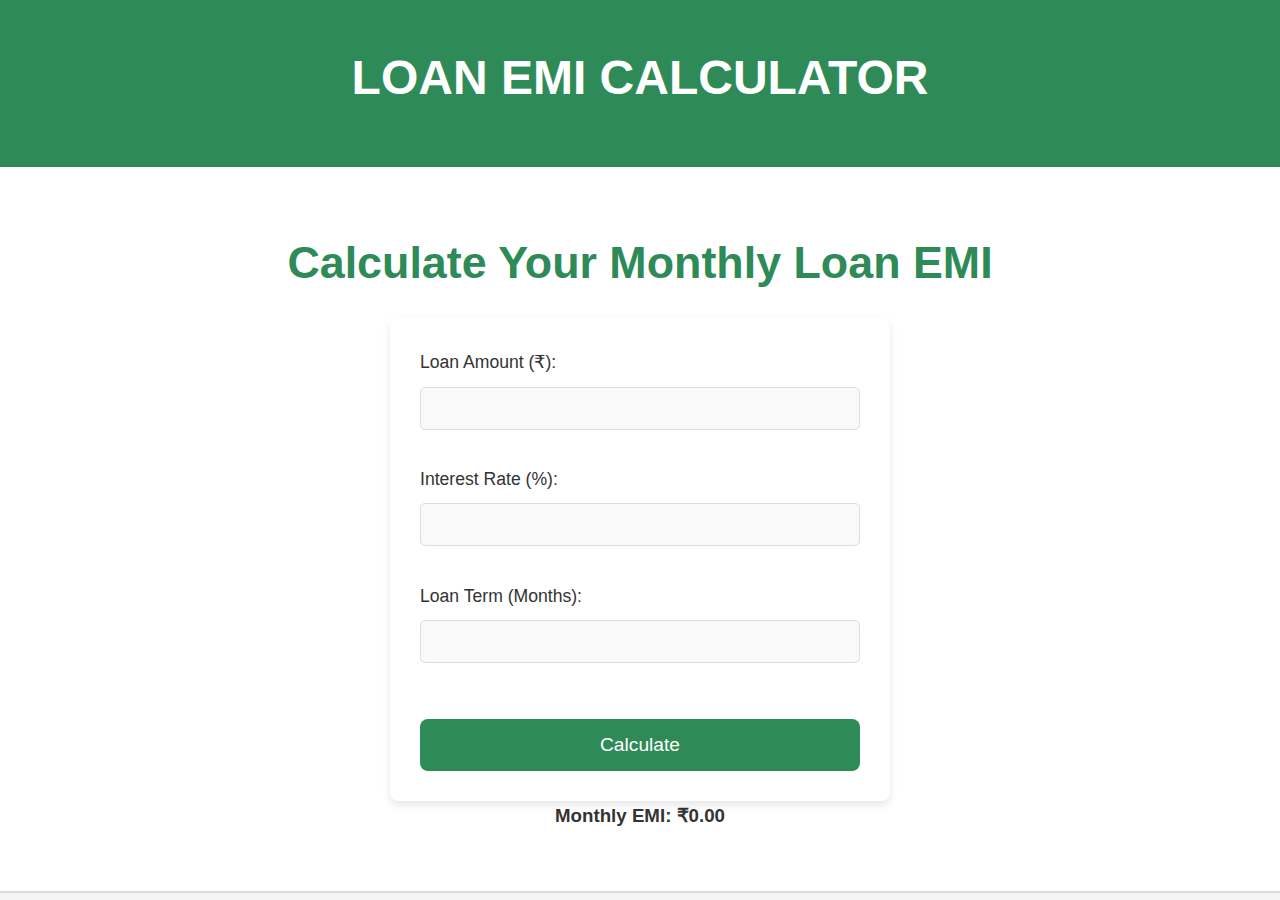
<file: calculator.html>
<!DOCTYPE html>
<html lang="en">
<head>
    <meta charset="UTF-8">
    <meta name="viewport" content="width=device-width, initial-scale=1.0">
    <title>Loan Calculator</title>
    <link rel="stylesheet" href="styles.css">
</head>
<body>
    <header>
        <div class="container">
            <h1>Loan EMI Calculator</h1>
        </div>
    </header>

    <section>
        <div class="container">
            <h2>Calculate Your Monthly Loan EMI</h2>
            <form id="loanForm">
                <label for="loanAmount">Loan Amount (₹):</label>
                <input type="number" id="loanAmount" required><br><br>

                <label for="interestRate">Interest Rate (%):</label>
                <input type="number" id="interestRate" required><br><br>

                <label for="months">Loan Term (Months):</label>
                <input type="number" id="months" required><br><br>

                <button type="button" onclick="calculateEMI()">Calculate</button>
            </form>
            <h3>Monthly EMI: ₹<span id="emiResult">0.00</span></h3>
        </div>
    </section>

    <script>
        function calculateEMI() {
            let amount = document.getElementById('loanAmount').value;
            let rate = document.getElementById('interestRate').value / 100 / 12;
            let months = document.getElementById('months').value;

            if (amount <= 0 || rate <= 0 || months <= 0) {
                alert("Please enter valid values for loan amount, interest rate, and loan term.");
                return;
            }

            let emi = (amount * rate * Math.pow(1 + rate, months)) / (Math.pow(1 + rate, months) - 1);
            document.getElementById('emiResult').innerText = emi.toFixed(2);
        }
    </script>
</body>
</html>
</file>
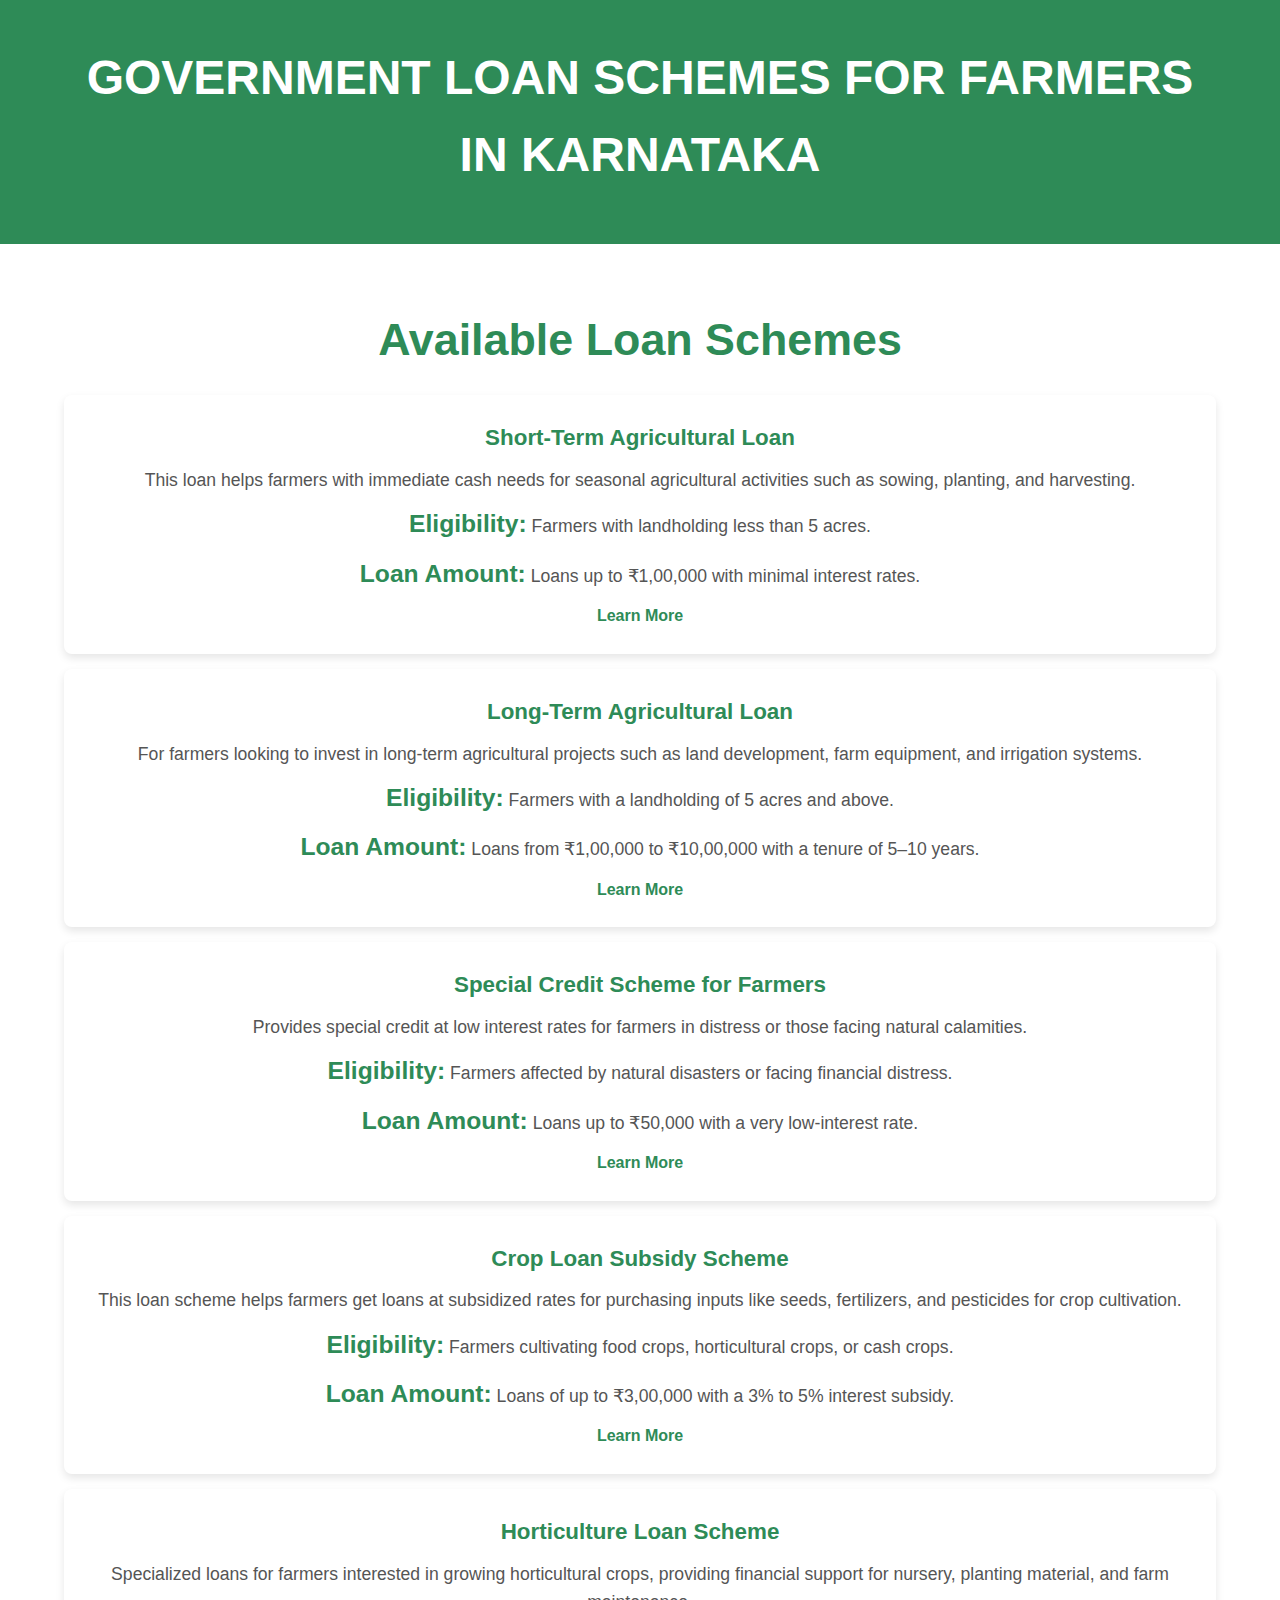
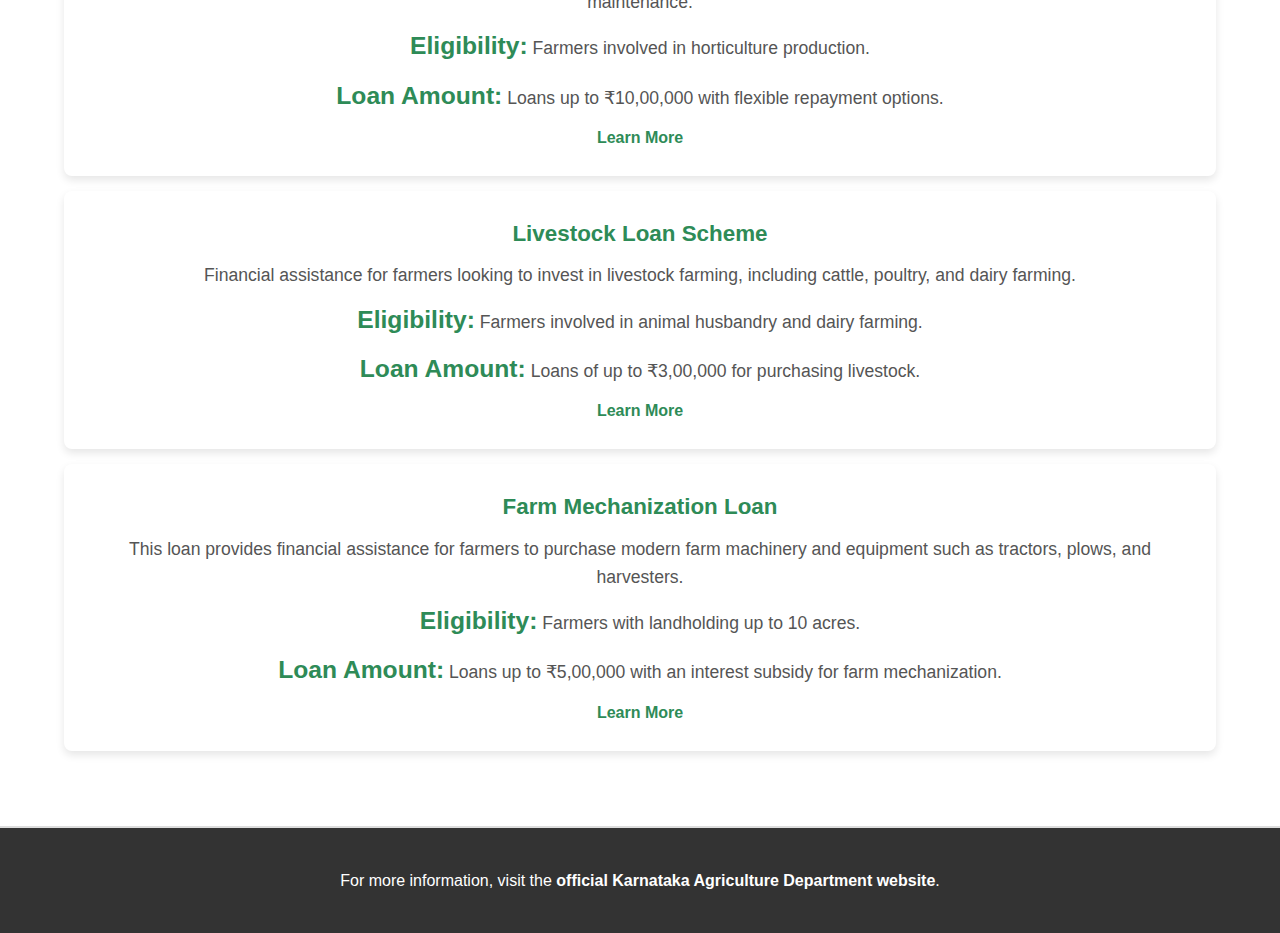
<file: loan.html>
<!DOCTYPE html>
<html lang="en">
<head>
    <meta charset="UTF-8">
    <meta name="viewport" content="width=device-width, initial-scale=1.0">
    <title>Karnataka Farmer Loan Schemes</title>
    <link rel="stylesheet" href="styles.css">
</head>
<body>
    <header>
        <div class="container">
            <h1>Government Loan Schemes for Farmers in Karnataka</h1>
        </div>
    </header>

    <section>
        <div class="container">
            <h2>Available Loan Schemes</h2>
            <ul id="loanList">
                <li>
                    <strong>Short-Term Agricultural Loan</strong>
                    <p>This loan helps farmers with immediate cash needs for seasonal agricultural activities such as sowing, planting, and harvesting.</p>
                    <p><strong>Eligibility:</strong> Farmers with landholding less than 5 acres.</p>
                    <p><strong>Loan Amount:</strong> Loans up to ₹1,00,000 with minimal interest rates.</p>
                    <a href="https://www.karnataka.gov.in/agripage/Pages/agriculture-loan-scheme.aspx" target="_blank">Learn More</a>
                </li>
                <li>
                    <strong>Long-Term Agricultural Loan</strong>
                    <p>For farmers looking to invest in long-term agricultural projects such as land development, farm equipment, and irrigation systems.</p>
                    <p><strong>Eligibility:</strong> Farmers with a landholding of 5 acres and above.</p>
                    <p><strong>Loan Amount:</strong> Loans from ₹1,00,000 to ₹10,00,000 with a tenure of 5–10 years.</p>
                    <a href="https://www.karnataka.gov.in/agripage/Pages/agriculture-loan-scheme.aspx" target="_blank">Learn More</a>
                </li>
                <li>
                    <strong>Special Credit Scheme for Farmers</strong>
                    <p>Provides special credit at low interest rates for farmers in distress or those facing natural calamities.</p>
                    <p><strong>Eligibility:</strong> Farmers affected by natural disasters or facing financial distress.</p>
                    <p><strong>Loan Amount:</strong> Loans up to ₹50,000 with a very low-interest rate.</p>
                    <a href="https://www.karnataka.gov.in/agripage/Pages/special-credit-scheme.aspx" target="_blank">Learn More</a>
                </li>
                <li>
                    <strong>Crop Loan Subsidy Scheme</strong>
                    <p>This loan scheme helps farmers get loans at subsidized rates for purchasing inputs like seeds, fertilizers, and pesticides for crop cultivation.</p>
                    <p><strong>Eligibility:</strong> Farmers cultivating food crops, horticultural crops, or cash crops.</p>
                    <p><strong>Loan Amount:</strong> Loans of up to ₹3,00,000 with a 3% to 5% interest subsidy.</p>
                    <a href="https://www.karnataka.gov.in/agripage/Pages/crop-loan-scheme.aspx" target="_blank">Learn More</a>
                </li>
                <li>
                    <strong>Horticulture Loan Scheme</strong>
                    <p>Specialized loans for farmers interested in growing horticultural crops, providing financial support for nursery, planting material, and farm maintenance.</p>
                    <p><strong>Eligibility:</strong> Farmers involved in horticulture production.</p>
                    <p><strong>Loan Amount:</strong> Loans up to ₹10,00,000 with flexible repayment options.</p>
                    <a href="https://www.karnataka.gov.in/agripage/Pages/horticulture-loan-scheme.aspx" target="_blank">Learn More</a>
                </li>
                <li>
                    <strong>Livestock Loan Scheme</strong>
                    <p>Financial assistance for farmers looking to invest in livestock farming, including cattle, poultry, and dairy farming.</p>
                    <p><strong>Eligibility:</strong> Farmers involved in animal husbandry and dairy farming.</p>
                    <p><strong>Loan Amount:</strong> Loans of up to ₹3,00,000 for purchasing livestock.</p>
                    <a href="https://www.karnataka.gov.in/agripage/Pages/livestock-loan-scheme.aspx" target="_blank">Learn More</a>
                </li>
                <li>
                    <strong>Farm Mechanization Loan</strong>
                    <p>This loan provides financial assistance for farmers to purchase modern farm machinery and equipment such as tractors, plows, and harvesters.</p>
                    <p><strong>Eligibility:</strong> Farmers with landholding up to 10 acres.</p>
                    <p><strong>Loan Amount:</strong> Loans up to ₹5,00,000 with an interest subsidy for farm mechanization.</p>
                    <a href="https://www.karnataka.gov.in/agripage/Pages/mechanization-loan-scheme.aspx" target="_blank">Learn More</a>
                </li>
            </ul>
        </div>
    </section>

    <footer>
        <div class="container">
            <p>For more information, visit the <a href="https://www.kar.nic.in/agripage" target="_blank">official Karnataka Agriculture Department website</a>.</p>
        </div>
    </footer>

</body>
</html>
</file>
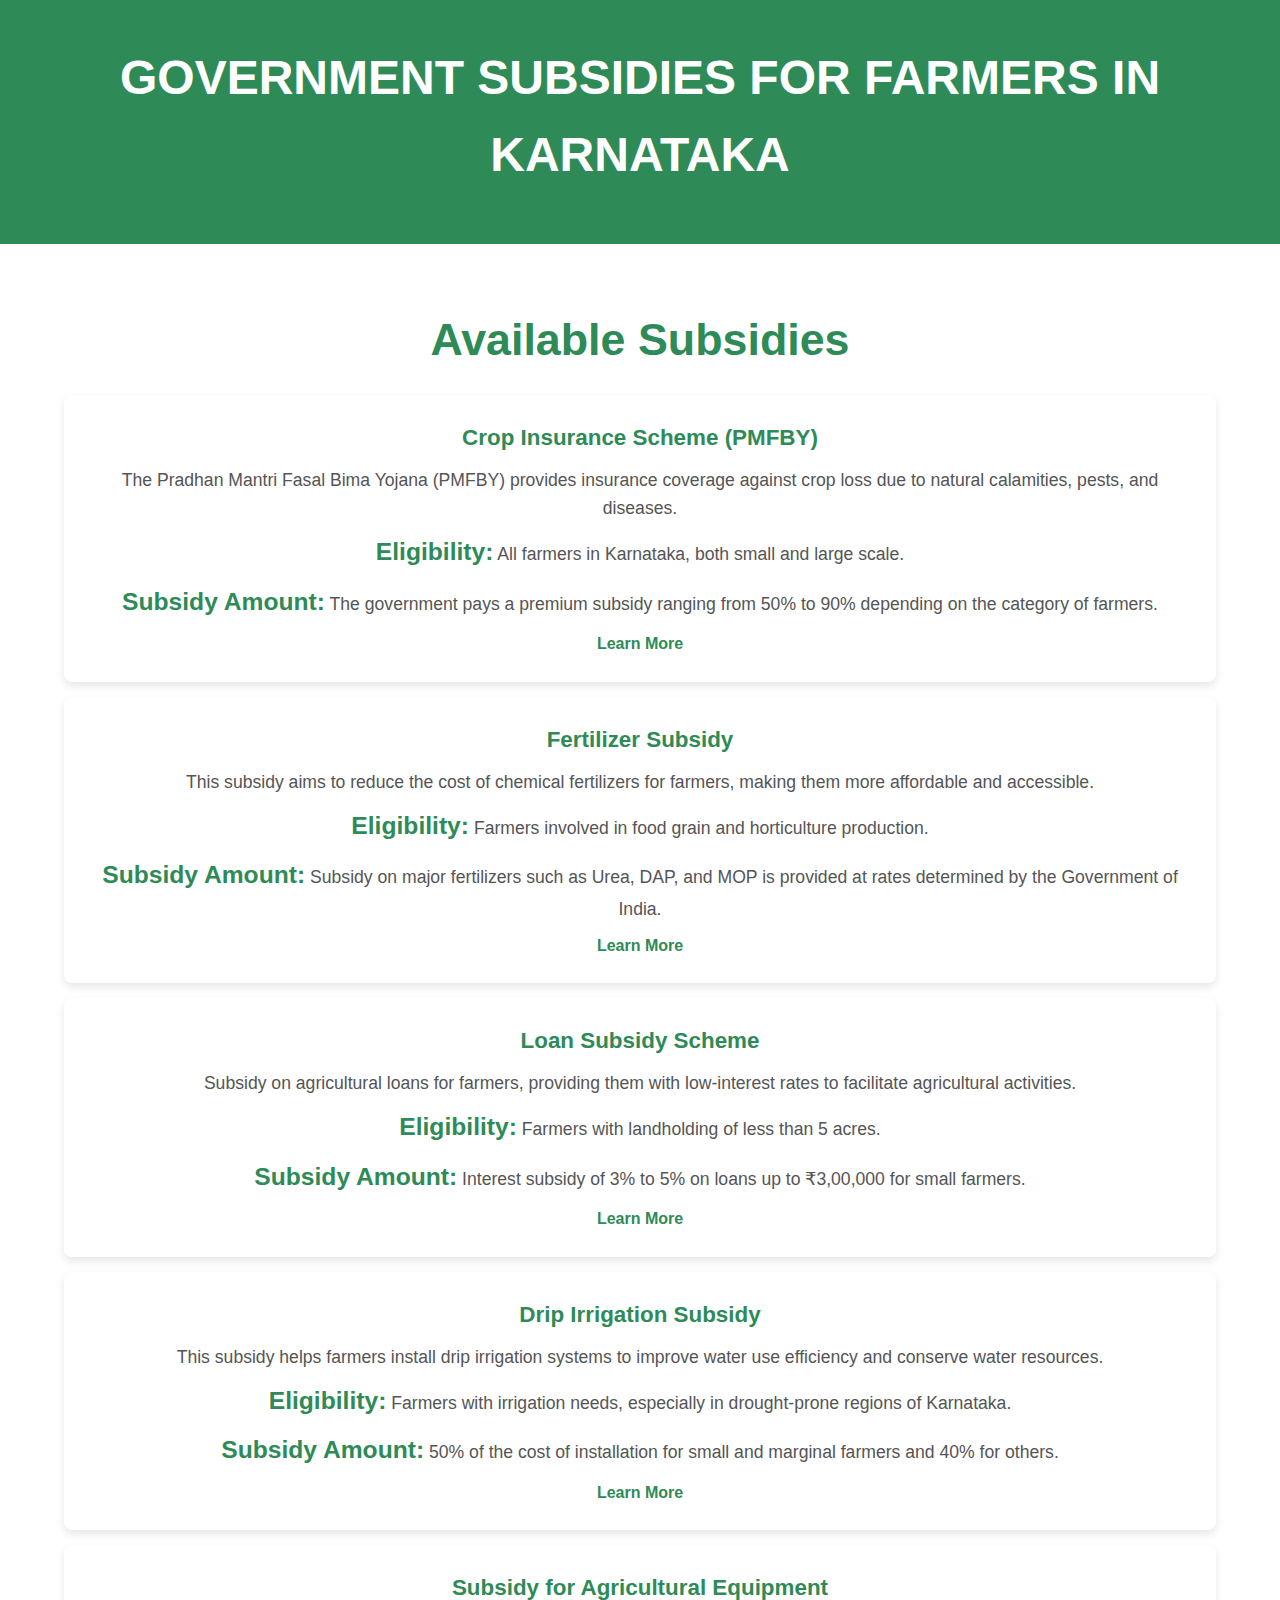
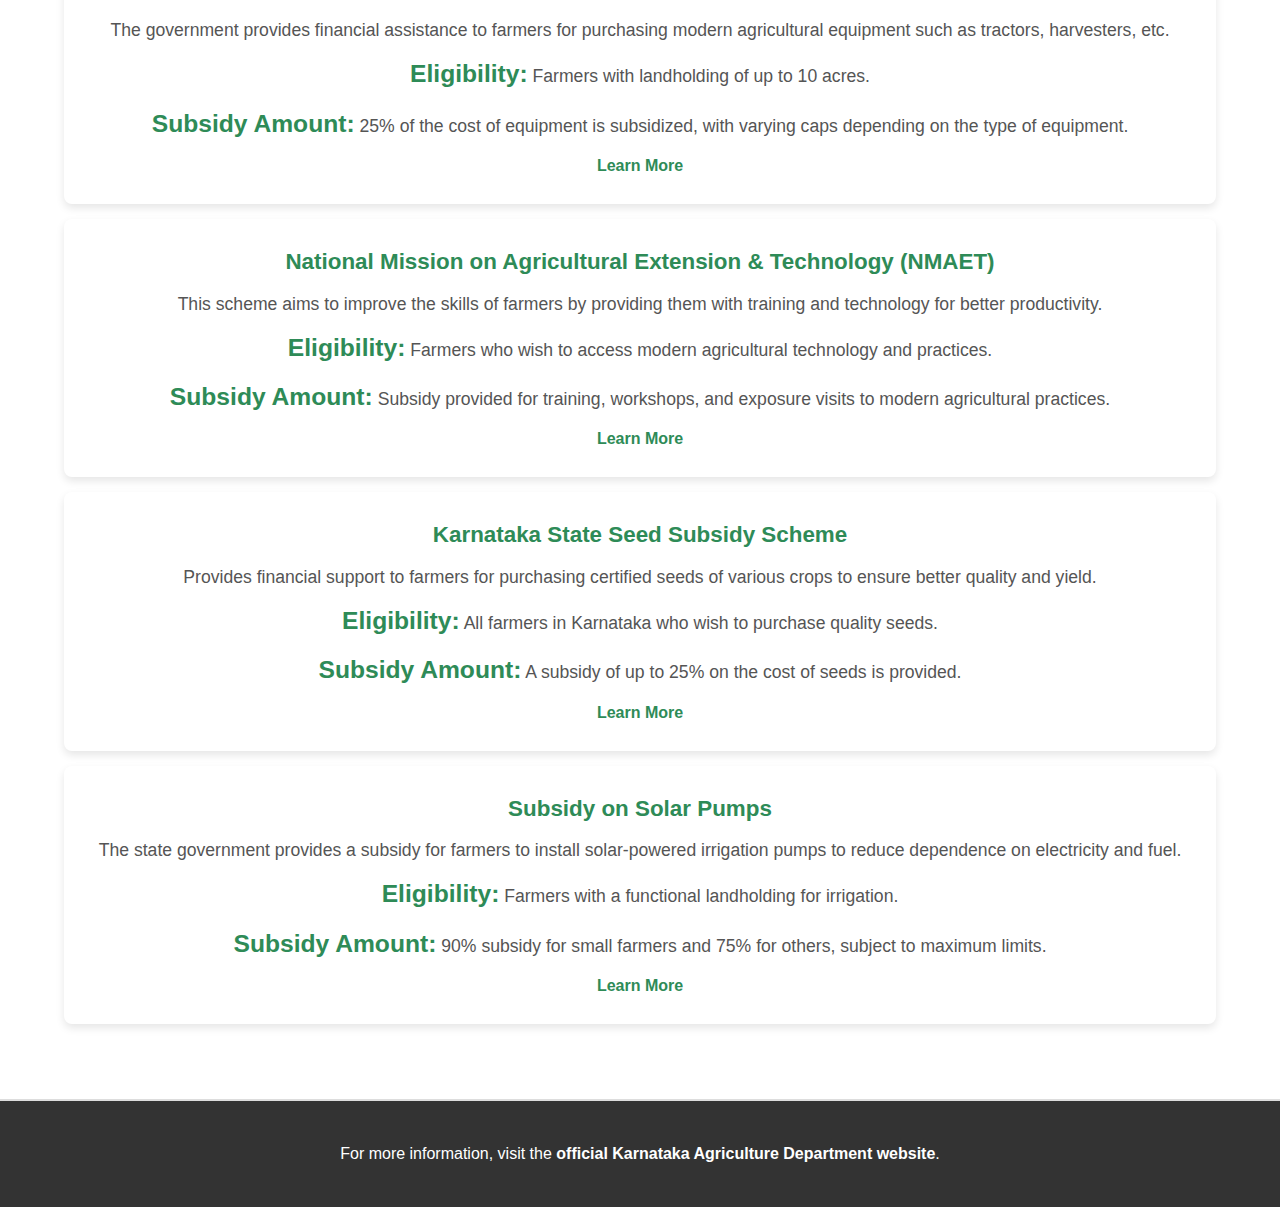
<file: subsidies.html>
<!DOCTYPE html>
<html lang="en">
<head>
    <meta charset="UTF-8">
    <meta name="viewport" content="width=device-width, initial-scale=1.0">
    <title>Karnataka Farmer Subsidies</title>
    <link rel="stylesheet" href="styles.css">
</head>
<body>
    <header>
        <div class="container">
            <h1>Government Subsidies for Farmers in Karnataka</h1>
        </div>
    </header>

    <section>
        <div class="container">
            <h2>Available Subsidies</h2>
            <ul id="subsidyList">
                <li>
                    <strong>Crop Insurance Scheme (PMFBY)</strong>
                    <p>The Pradhan Mantri Fasal Bima Yojana (PMFBY) provides insurance coverage against crop loss due to natural calamities, pests, and diseases.</p>
                    <p><strong>Eligibility:</strong> All farmers in Karnataka, both small and large scale.</p>
                    <p><strong>Subsidy Amount:</strong> The government pays a premium subsidy ranging from 50% to 90% depending on the category of farmers.</p>
                    <a href="https://pmfby.gov.in/" target="_blank">Learn More</a>
                </li>
                <li>
                    <strong>Fertilizer Subsidy</strong>
                    <p>This subsidy aims to reduce the cost of chemical fertilizers for farmers, making them more affordable and accessible.</p>
                    <p><strong>Eligibility:</strong> Farmers involved in food grain and horticulture production.</p>
                    <p><strong>Subsidy Amount:</strong> Subsidy on major fertilizers such as Urea, DAP, and MOP is provided at rates determined by the Government of India.</p>
                    <a href="https://www.indiastat.com/fertilizers/4/subsidy-scheme/401941" target="_blank">Learn More</a>
                </li>
                <li>
                    <strong>Loan Subsidy Scheme</strong>
                    <p>Subsidy on agricultural loans for farmers, providing them with low-interest rates to facilitate agricultural activities.</p>
                    <p><strong>Eligibility:</strong> Farmers with landholding of less than 5 acres.</p>
                    <p><strong>Subsidy Amount:</strong> Interest subsidy of 3% to 5% on loans up to ₹3,00,000 for small farmers.</p>
                    <a href="https://www.karnataka.gov.in/agripage/Pages/agriculture-loan-scheme.aspx" target="_blank">Learn More</a>
                </li>
                <li>
                    <strong>Drip Irrigation Subsidy</strong>
                    <p>This subsidy helps farmers install drip irrigation systems to improve water use efficiency and conserve water resources.</p>
                    <p><strong>Eligibility:</strong> Farmers with irrigation needs, especially in drought-prone regions of Karnataka.</p>
                    <p><strong>Subsidy Amount:</strong> 50% of the cost of installation for small and marginal farmers and 40% for others.</p>
                    <a href="https://www.karnataka.gov.in/agripage/Pages/Drip-Irrigation-Scheme.aspx" target="_blank">Learn More</a>
                </li>
                <li>
                    <strong>Subsidy for Agricultural Equipment</strong>
                    <p>The government provides financial assistance to farmers for purchasing modern agricultural equipment such as tractors, harvesters, etc.</p>
                    <p><strong>Eligibility:</strong> Farmers with landholding of up to 10 acres.</p>
                    <p><strong>Subsidy Amount:</strong> 25% of the cost of equipment is subsidized, with varying caps depending on the type of equipment.</p>
                    <a href="https://www.karnataka.gov.in/agripage/Pages/equipment-subsidy-scheme.aspx" target="_blank">Learn More</a>
                </li>
                <li>
                    <strong>National Mission on Agricultural Extension & Technology (NMAET)</strong>
                    <p>This scheme aims to improve the skills of farmers by providing them with training and technology for better productivity.</p>
                    <p><strong>Eligibility:</strong> Farmers who wish to access modern agricultural technology and practices.</p>
                    <p><strong>Subsidy Amount:</strong> Subsidy provided for training, workshops, and exposure visits to modern agricultural practices.</p>
                    <a href="https://www.ndep.gov.in/AgriExtension" target="_blank">Learn More</a>
                </li>
                <li>
                    <strong>Karnataka State Seed Subsidy Scheme</strong>
                    <p>Provides financial support to farmers for purchasing certified seeds of various crops to ensure better quality and yield.</p>
                    <p><strong>Eligibility:</strong> All farmers in Karnataka who wish to purchase quality seeds.</p>
                    <p><strong>Subsidy Amount:</strong> A subsidy of up to 25% on the cost of seeds is provided.</p>
                    <a href="https://www.karnataka.gov.in/agripage/Pages/seed-subsidy-scheme.aspx" target="_blank">Learn More</a>
                </li>
                <li>
                    <strong>Subsidy on Solar Pumps</strong>
                    <p>The state government provides a subsidy for farmers to install solar-powered irrigation pumps to reduce dependence on electricity and fuel.</p>
                    <p><strong>Eligibility:</strong> Farmers with a functional landholding for irrigation.</p>
                    <p><strong>Subsidy Amount:</strong> 90% subsidy for small farmers and 75% for others, subject to maximum limits.</p>
                    <a href="https://www.karnataka.gov.in/agripage/Pages/solar-pump-subsidy.aspx" target="_blank">Learn More</a>
                </li>
            </ul>
        </div>
    </section>

    <footer>
        <div class="container">
            <p>For more information, visit the <a href="https://www.kar.nic.in/agripage" target="_blank">official Karnataka Agriculture Department website</a>.</p>
        </div>
    </footer>

</body>
</html>
</file>
<file: styles.css>
/* Global Styles */
* {
    margin: 0;
    padding: 0;
    box-sizing: border-box;
}

body {
    font-family: 'Arial', sans-serif;
    background-color: #f5f5f5;
    color: #333;
    line-height: 1.6;
}

.container {
    width: 90%;
    max-width: 1200px;
    margin: 0 auto;
}

/* Header Styles */
header {
    background-color: #2E8B57;
    color: white;
    padding: 40px 0;
    text-align: center;
}

header h1 {
    font-size: 3em;
    margin-bottom: 10px;
    font-weight: bold;
    text-transform: uppercase;
}

nav ul {
    list-style: none;
    display: flex;
    justify-content: center;
    padding: 20px 0;
}

nav ul li {
    margin: 0 15px;
}

nav ul li a {
    color: white;
    font-size: 1.1em;
    text-decoration: none;
    padding: 10px 20px;
    border-radius: 5px;
    transition: background-color 0.3s ease, color 0.3s ease;
}

nav ul li a:hover {
    background-color: #3c9a6d;
    color: #fff;
}

/* Section Styles */
section {
    padding: 60px 0;
    background-color: #ffffff;
    text-align: center;
    border-bottom: 2px solid #ddd;
}

section h2 {
    font-size: 2.8em;
    color: #2E8B57;
    margin-bottom: 20px;
}

section p {
    font-size: 1.2em;
    color: #555;
    margin-top: 10px;
}

/* Button Styles */
button {
    background-color: #2E8B57;
    color: white;
    font-size: 1.1em;
    padding: 15px 30px;
    border: none;
    border-radius: 8px;
    cursor: pointer;
    transition: background-color 0.3s ease;
    margin-top: 20px;
}

button:hover {
    background-color: #3c9a6d;
}

/* List Styles for Loans and Subsidies */
ul#loanList, ul#subsidyList {
    list-style: none;
    padding: 0;
    margin: 0;
}

ul#loanList li, ul#subsidyList li {
    background-color: #ffffff;
    padding: 25px;
    margin: 15px 0;
    border-radius: 8px;
    box-shadow: 0 4px 8px rgba(0, 0, 0, 0.1);
    transition: background-color 0.3s ease, box-shadow 0.3s ease;
}

ul#loanList li:hover, ul#subsidyList li:hover {
    background-color: #f7f7f7;
    box-shadow: 0 4px 12px rgba(0, 0, 0, 0.1);
}

ul#loanList li strong, ul#subsidyList li strong {
    font-size: 1.4em;
    color: #2E8B57;
    font-weight: bold;
}

ul#loanList li p, ul#subsidyList li p {
    font-size: 1.1em;
    color: #555;
    margin-top: 10px;
}

ul#loanList li a, ul#subsidyList li a {
    color: #2E8B57;
    font-weight: bold;
    text-decoration: none;
    display: inline-block;
    margin-top: 10px;
}

ul#loanList li a:hover, ul#subsidyList li a:hover {
    text-decoration: underline;
}

/* Form Styles for Loan Calculator */
form {
    background-color: #fff;
    padding: 30px;
    border-radius: 8px;
    box-shadow: 0 4px 8px rgba(0, 0, 0, 0.1);
    max-width: 500px;
    margin: 0 auto;
    text-align: left;
}

form label {
    font-size: 1.1em;
    margin-bottom: 5px;
    color: #333;
}

form input[type="number"] {
    width: 100%;
    padding: 10px;
    margin: 10px 0;
    font-size: 1.1em;
    border-radius: 5px;
    border: 1px solid #ddd;
    background-color: #f9f9f9;
}

form button {
    width: 100%;
    padding: 15px;
    background-color: #2E8B57;
    color: white;
    font-size: 1.2em;
    border: none;
    border-radius: 8px;
    cursor: pointer;
    transition: background-color 0.3s ease;
}

form button:hover {
    background-color: #3c9a6d;
}

/* Footer Styles */
footer {
    background-color: #333;
    color: white;
    padding: 40px 0;
    text-align: center;
}

footer a {
    color: #ffffff;
    text-decoration: none;
    font-weight: bold;
}

footer a:hover {
    text-decoration: underline;
}

/* Responsive Styles */
@media (max-width: 768px) {
    header h1 {
        font-size: 2.2em;
    }

    section h2 {
        font-size: 2.3em;
    }

    section p {
        font-size: 1.1em;
    }

    nav ul {
        flex-direction: column;
        margin-top: 20px;
    }

    nav ul li {
        margin: 10px 0;
    }

    button {
        padding: 12px 25px;
        font-size: 1em;
    }

    ul#loanList li, ul#subsidyList li {
        padding: 20px;
    }
}

@media (max-width: 480px) {
    header h1 {
        font-size: 1.8em;
    }

    section h2 {
        font-size: 2em;
    }

    section p {
        font-size: 1em;
    }

    form {
        padding: 20px;
    }

    form button {
        font-size: 1.1em;
        padding: 12px;
    }
}
</file>
